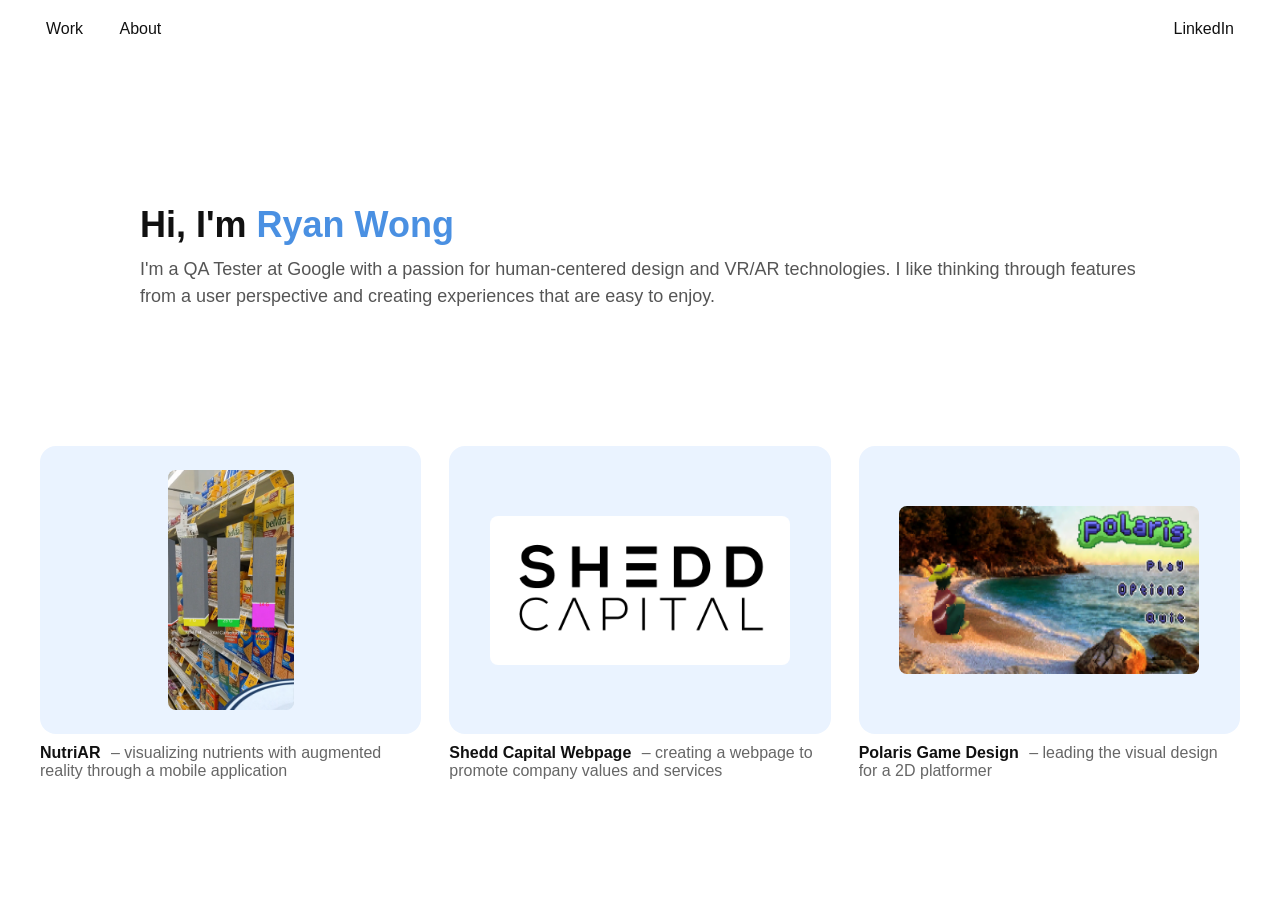
<file: index.html>
<!DOCTYPE html>
<html>
<head>
  <title>Ryan Wong's Design Portfolio</title>
  <link rel="stylesheet" href="style.css">
</head>
<body>

<header>
  <div class="header-left">
    <nav>
      <a href="index.html">Work</a>
      <a href="about.html">About</a>
    </nav>
  </div>

  <div class="header-right">
    <a href="https://www.linkedin.com/in/rhotingwong/" target="_blank">LinkedIn</a>
  </div>
</header>

<div class="container">
  <div class="header-spacer"></div>

  <h1>Hi, I'm <span class="accent">Ryan Wong</span></h1>
  <p class="tagline">
    I'm a QA Tester at Google with a passion for human-centered design and VR/AR technologies. I like thinking through features from a user perspective and creating experiences that are easy to enjoy.
  </p>
</div>

<div class="projects-wrapper">
  <div class="projects">

    <a href="nutriAR.html" class="project-card">
      <div class="project-thumb">
        <img src="images/nar_thumbnail.PNG" alt="NutriAR Screenshot">
      </div>
      <div class="project-title">
        <strong>NutriAR</strong>
        <span class="project-subtitle">– visualizing nutrients with augmented reality through a mobile application</span>
      </div>
    </a>

    <a href="sc.html" class="project-card">
      <div class="project-thumb">
        <img src="images/sc_thumbnail.PNG" alt="Shedd Capital Logo">
      </div>
      <div class="project-title">
        <strong>Shedd Capital Webpage</strong>
        <span class="project-subtitle">– creating a webpage to promote company values and services</span>
      </div>
    </a>

    <a href="polaris.html" class="project-card">
      <div class="project-thumb">
        <img src="images/p_thumbnail.png" alt="Polaris Game Design Screenshot">
      </div>
      <div class="project-title">
        <strong>Polaris Game Design</strong>
        <span class="project-subtitle">– leading the visual design for a 2D platformer</span>
      </div>
    </a>

  </div>
</div>

</body>
</html>
</file>
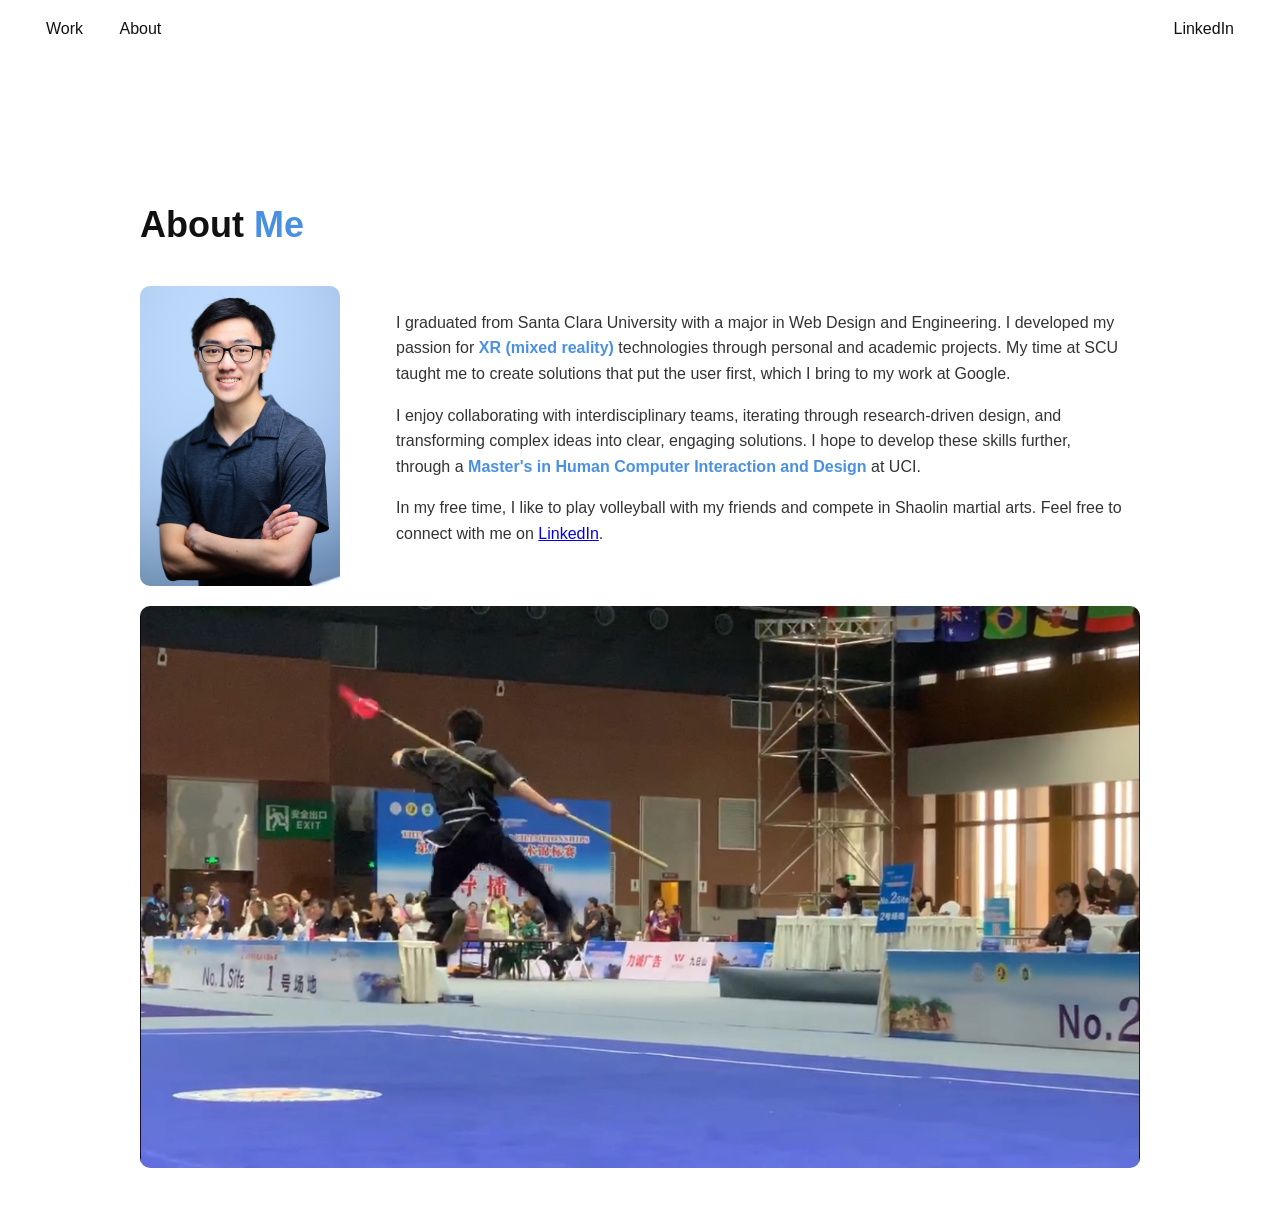
<file: about.html>
<!DOCTYPE html>
<html>
<head>
  <title>About Me</title>
  <link rel="stylesheet" href="style.css">
</head>
<body>

<header>
  <div class="header-left">
    <nav>
      <a href="index.html">Work</a>
      <a href="about.html">About</a>
    </nav>
  </div>

  <div class="header-right">
    <a href="https://www.linkedin.com/in/rhotingwong/" target="_blank">LinkedIn</a>
  </div>
</header>

<div class="container">
  <div class="header-spacer"></div>

  <h1>About <span class="accent">Me</span></h1>

  <div class="about">
    <img src="images/portrait.jpg" alt="Ryan Portrait">

    <div class="about-text">
      <p>
        I graduated from Santa Clara University with a major in Web Design and Engineering. I developed my passion for <span class="highlight">XR (mixed reality)</span> technologies through personal and academic projects. My time at SCU taught me to create solutions that put the user first, which I bring to my work at Google.
      </p>

      <p>
        I enjoy collaborating with interdisciplinary teams, iterating through research-driven design, and transforming complex ideas into clear, engaging solutions. I hope to develop these skills further, through a <span class="highlight">Master's in Human Computer Interaction and Design</span> at UCI.
      </p>

      <p>
        In my free time, I like to play volleyball with my friends and compete in Shaolin martial arts. Feel free to connect with me on <a href="https://www.linkedin.com/in/yourprofile" target="_blank">LinkedIn</a>.
      </p>
    </div>
  </div>

  <div class="about-landscape">
    <img src="images/shaolin.png" alt="Landscape Photo" style="width:100%; border-radius:10px; margin-top:20px;">
  </div>

</div>

</body>
</html>
</file>
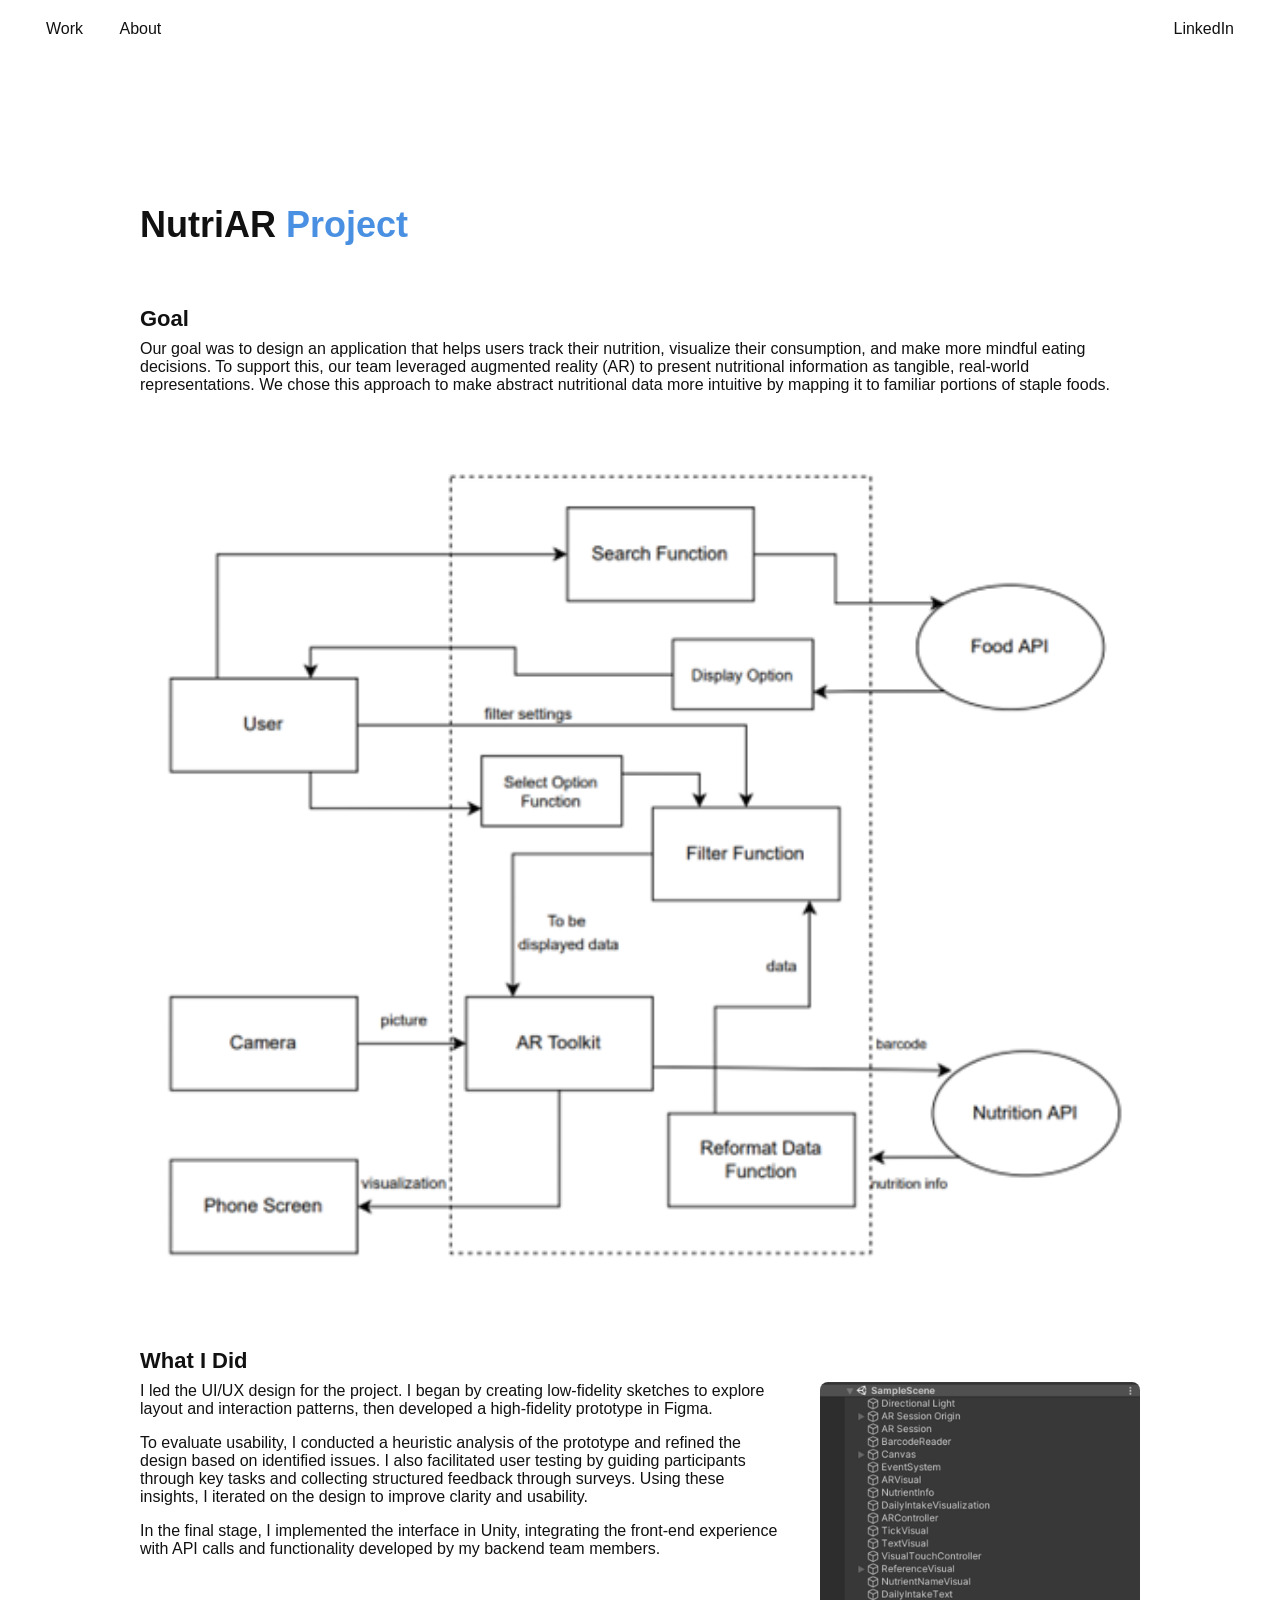
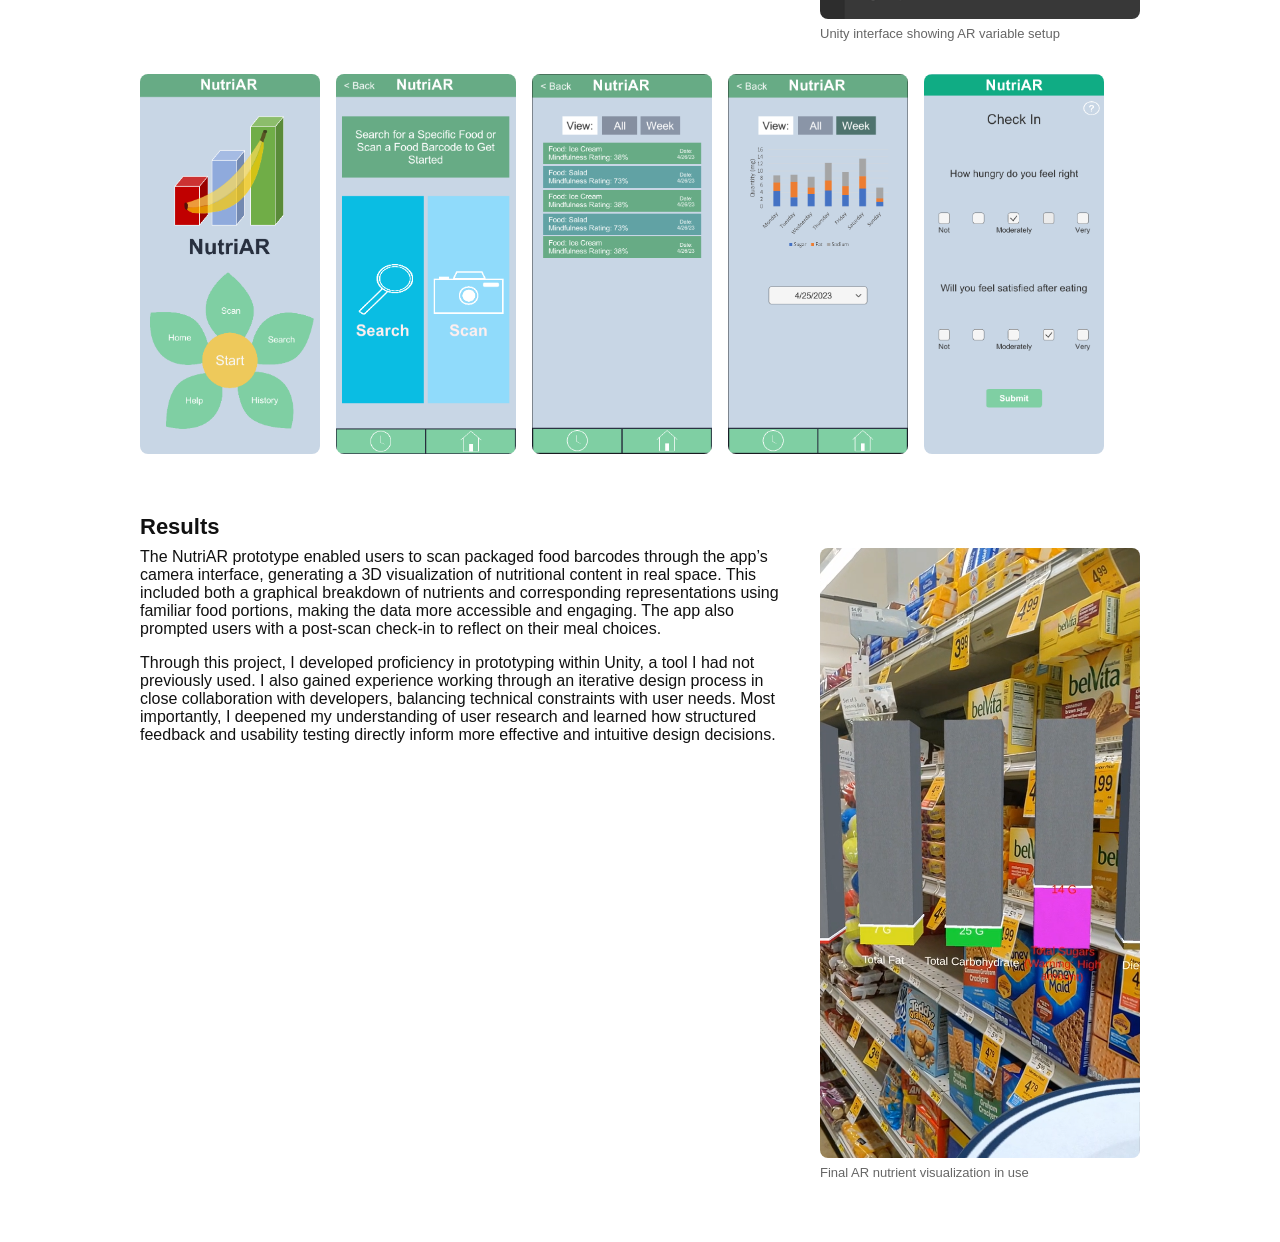
<file: nutriAR.html>
<!DOCTYPE html>
<html>
<head>
  <title>NutriAR</title>
  <link rel="stylesheet" href="style.css">
</head>
<body>

<header>
  <div class="header-left">
    <nav>
      <a href="index.html">Work</a>
      <a href="about.html">About</a>
    </nav>
  </div>
  <div class="header-right">
    <a href="https://www.linkedin.com/in/rhotingwong/" target="_blank">LinkedIn</a>
  </div>
</header>

<div class="container">
  <div class="header-spacer"></div>

  <h1>NutriAR <span class="accent">Project</span></h1>

  <!-- Context / Goal -->
  <section class="project-section">
    <h2>Goal</h2>
    <p>
      Our goal was to design an application that helps users track their nutrition, visualize their consumption, and make more mindful eating decisions. To support this, our team leveraged augmented reality (AR) to present nutritional information as tangible, real-world representations. We chose this approach to make abstract nutritional data more intuitive by mapping it to familiar portions of staple foods. 
    </p>
    <!-- USE CASE DIAGRAM (FULL WIDTH, NO CROPPING) -->
    <div class="project-full">
      <img src="images/nar/diagram.png" alt="Use Case Diagram">
    </div>
  </section>

  <!-- What I Did -->
  <section class="project-section">
    <h2>What I Did</h2>

    <!-- TEXT + UNITY SIDE BY SIDE -->
    <div class="project-row">
      <div class="project-text">
        <p>
          I led the UI/UX design for the project. I began by creating low-fidelity sketches to explore layout and interaction patterns, then developed a high-fidelity prototype in Figma.
        </p>
        <p>
          To evaluate usability, I conducted a heuristic analysis of the prototype and refined the design based on identified issues. I also facilitated user testing by guiding participants through key tasks and collecting structured feedback through surveys. Using these insights, I iterated on the design to improve clarity and usability.
        </p>
        <p>
          In the final stage, I implemented the interface in Unity, integrating the front-end experience with API calls and functionality developed by my backend team members.
        </p>
      </div>

      <div class="project-side-image">
        <img src="images/nar/unity.png" alt="Unity Interface Screenshot">
        <div class="caption">Unity interface showing AR variable setup</div>
      </div>
    </div>

    

    <!-- 5 PORTRAIT IMAGES -->
    <div class="project-phone-row">
      <img src="images/nar/home.PNG" alt="Screen 1">
      <img src="images/nar/options.PNG" alt="Screen 2">
      <img src="images/nar/history.PNG" alt="Screen 3">
      <img src="images/nar/graph.PNG" alt="Screen 4">
      <img src="images/nar/check_in.PNG" alt="Screen 5">
    </div>
  </section>

  <!-- Results -->
<section class="project-section">
  <h2>Results</h2>

  <div class="project-row">
    
    <!-- TEXT -->
    <div class="project-text">
      <p>
        The NutriAR prototype enabled users to scan packaged food barcodes through the app’s camera interface, generating a 3D visualization of nutritional content in real space. This included both a graphical breakdown of nutrients and corresponding representations using familiar food portions, making the data more accessible and engaging. The app also prompted users with a post-scan check-in to reflect on their meal choices.
      </p>

      <p>
        Through this project, I developed proficiency in prototyping within Unity, a tool I had not previously used. I also gained experience working through an iterative design process in close collaboration with developers, balancing technical constraints with user needs. Most importantly, I deepened my understanding of user research and learned how structured feedback and usability testing directly inform more effective and intuitive design decisions.
      </p>
    </div>

    <!-- IMAGE -->
    <div class="project-side-image">
      <img src="images/nar/demo.PNG" alt="NutriAR Demo">
      <div class="caption">Final AR nutrient visualization in use</div>
    </div>

  </div>
</section>

</div>

</body>
</html>
</file>
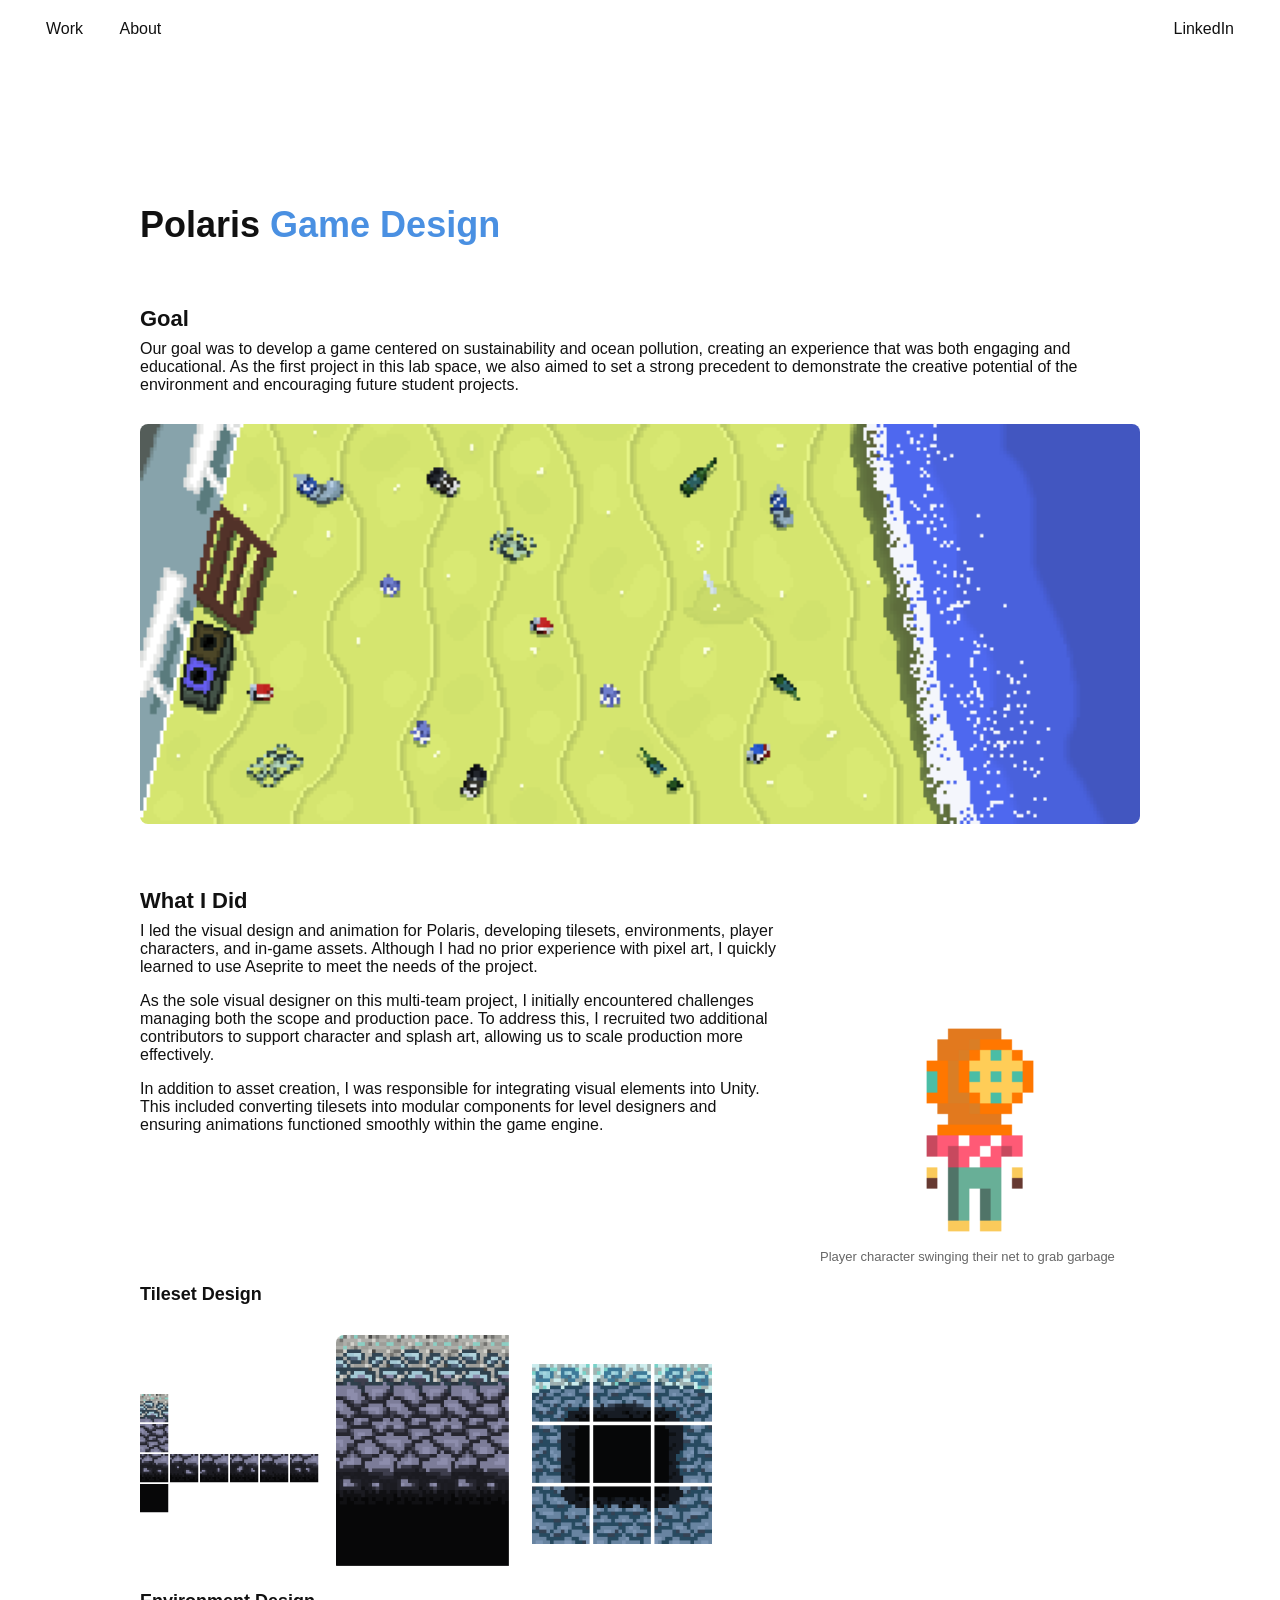
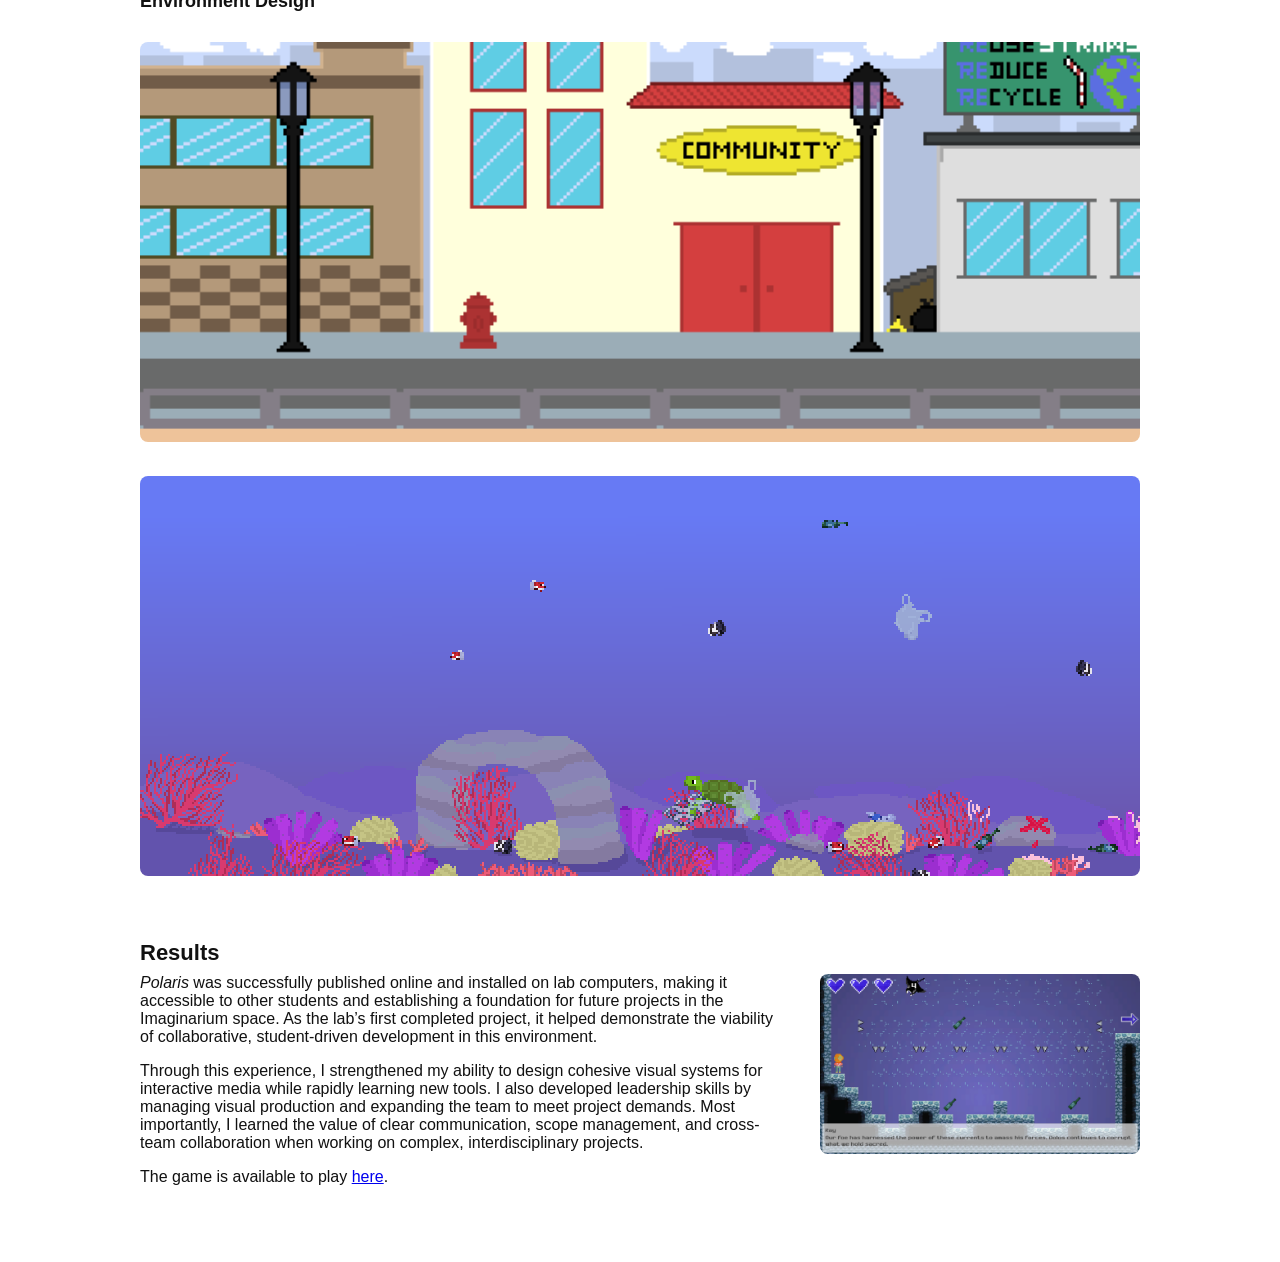
<file: polaris.html>
<!DOCTYPE html>
<html>
<head>
  <title>Polaris</title>
  <link rel="stylesheet" href="style.css">
</head>
<body>

<header>
  <div class="header-left">
    <nav>
      <a href="index.html">Work</a>
      <a href="about.html">About</a>
    </nav>
  </div>
  <div class="header-right">
    <a href="https://www.linkedin.com/in/rhotingwong/" target="_blank">LinkedIn</a>
  </div>
</header>

<div class="container">
  <div class="header-spacer"></div>

  <h1>Polaris <span class="accent">Game Design</span></h1>

  <!-- Goal -->
  <section class="project-section">
    <h2>Goal</h2>
    <p>
      Our goal was to develop a game centered on sustainability and ocean pollution, creating an experience that was both engaging and educational. As the first project in this lab space, we also aimed to set a strong precedent to demonstrate the creative potential of the environment and encouraging future student projects.
    </p>

    <div class="project-full">
      <img src="images/polaris/beach_background.png" alt="Polaris Background">
    </div>
  </section>

  <!-- What I Did -->
  <section class="project-section">
    <h2>What I Did</h2>

    <!-- TEXT + GIF -->
    <div class="project-row">
      <div class="project-text">
        <p>
          I led the visual design and animation for Polaris, developing tilesets, environments, player characters, and in-game assets. Although I had no prior experience with pixel art, I quickly learned to use Aseprite to meet the needs of the project.
        </p>
        <p>
          As the sole visual designer on this multi-team project, I initially encountered challenges managing both the scope and production pace. To address this, I recruited two additional contributors to support character and splash art, allowing us to scale production more effectively.
        </p>
        <p>
          In addition to asset creation, I was responsible for integrating visual elements into Unity. This included converting tilesets into modular components for level designers and ensuring animations functioned smoothly within the game engine.
        </p>
      </div>

      <div class="project-side-image">
        <img src="images/polaris/riley_ocean_attack.gif" alt="Player Movement">
        <div class="caption">Player character swinging their net to grab garbage</div>
      </div>
    </div>

    <!-- TILESETS -->
    <h3>Tileset Design</h3>
    <div class="project-phone-row">
      <img src="images/polaris/ocean_cave_base_tiles.png" alt="Tileset 1">
      <img src="images/polaris/ocean_cave_texture_repeating.png" alt="Tileset 2">
      <img src="images/polaris/ocean_cave_platform.png" alt="Tileset 3">
    </div>

    <!-- BACKGROUNDS -->
    <h3>Environment Design</h3>
    <div class="project-full">
      <img src="images/polaris/city_background.png" alt="Environment 1">
    </div>

    <div class="project-full">
      <img src="images/polaris/coral_pre_env_background.png" alt="Environment 2">
    </div>

  </section>

  <!-- Results -->
  <section class="project-section">
    <h2>Results</h2>

    <div class="project-row">
      <div class="project-text">
        <p>
           <i>Polaris</i> was successfully published online and installed on lab computers, making it accessible to other students and establishing a foundation for future projects in the Imaginarium space. As the lab’s first completed project, it helped demonstrate the viability of collaborative, student-driven development in this environment.
        </p>
        <p>
          Through this experience, I strengthened my ability to design cohesive visual systems for interactive media while rapidly learning new tools. I also developed leadership skills by managing visual production and expanding the team to meet project demands. Most importantly, I learned the value of clear communication, scope management, and cross-team collaboration when working on complex, interdisciplinary projects.
        </p>
        <p>The game is available to play <a href="https://greenhouse-gamedev.itch.io/polaris" target="_blank">here</a>.
        </p>
      </div>

      <div class="project-side-image">
        <img src="images/polaris/ig.png" alt="Instagram Showcase">
      </div>
    </div>

  </section>

</div>

</body>
</html>
</file>
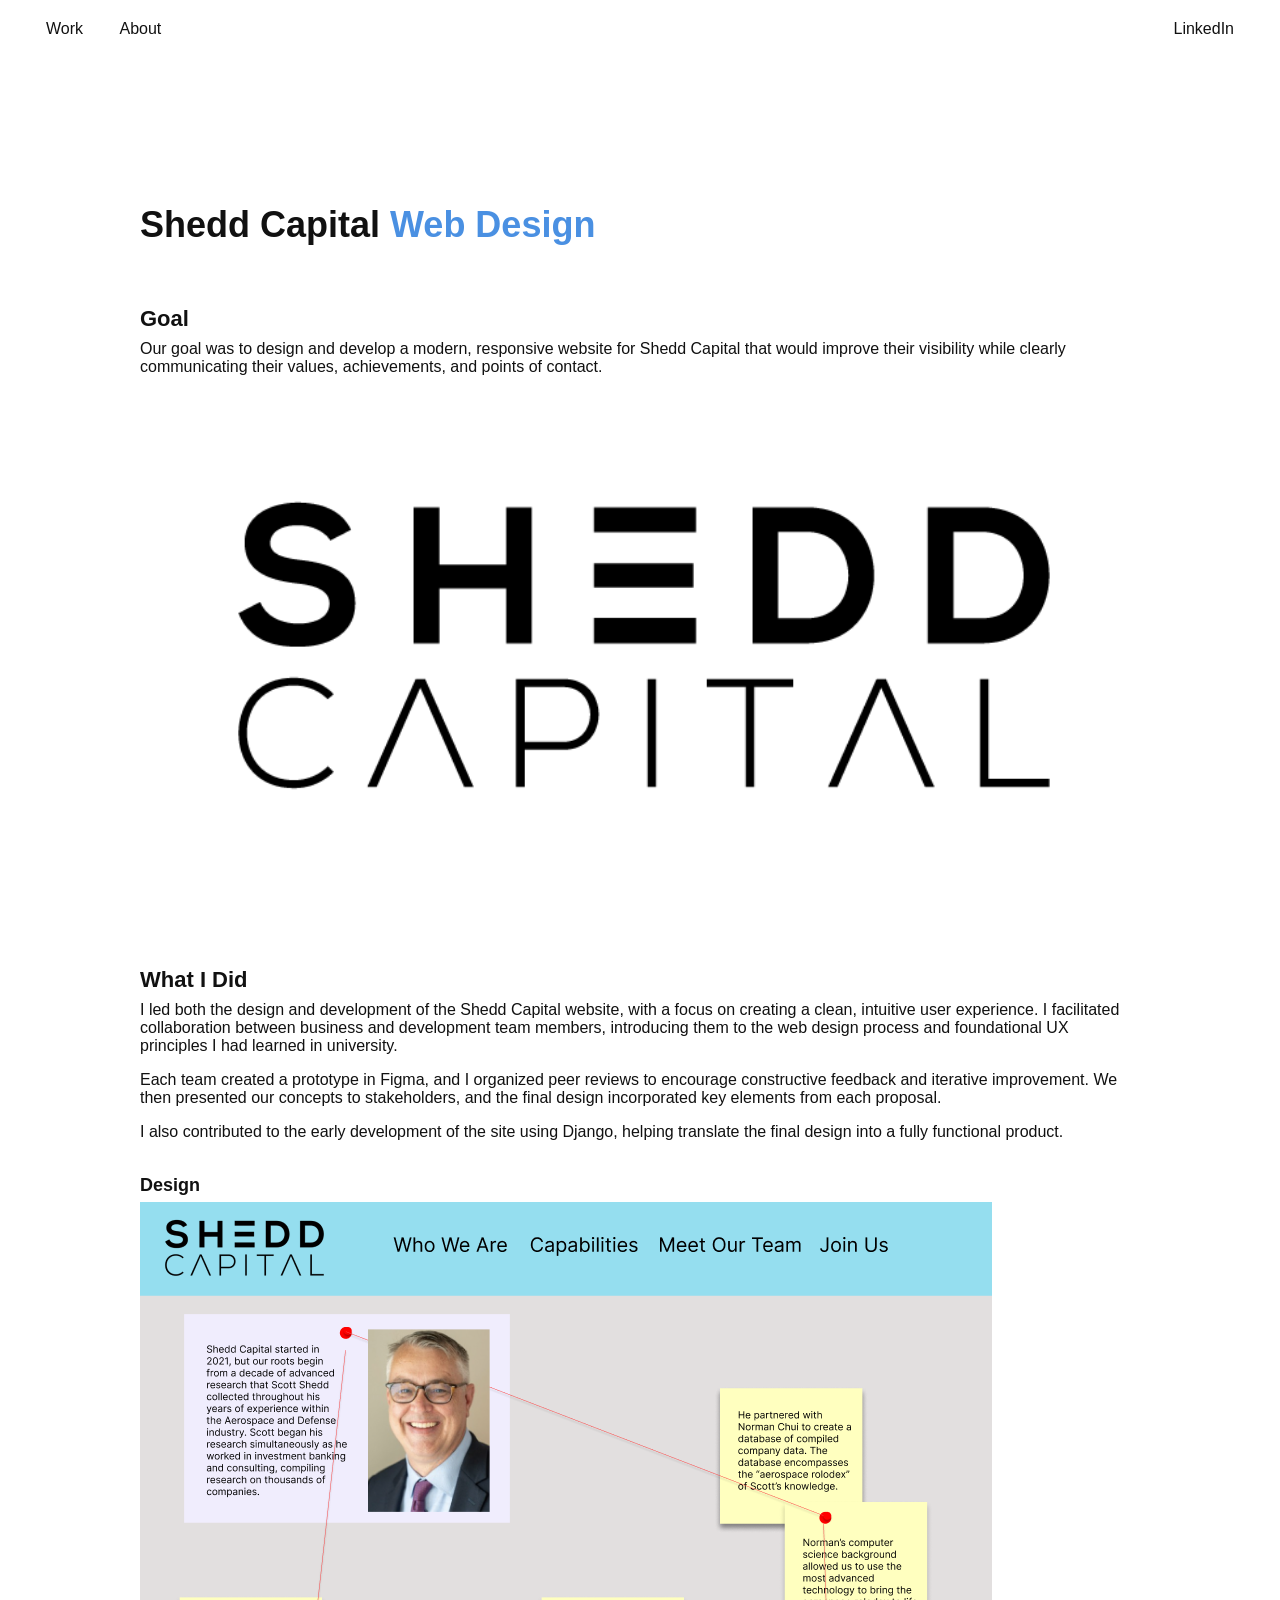
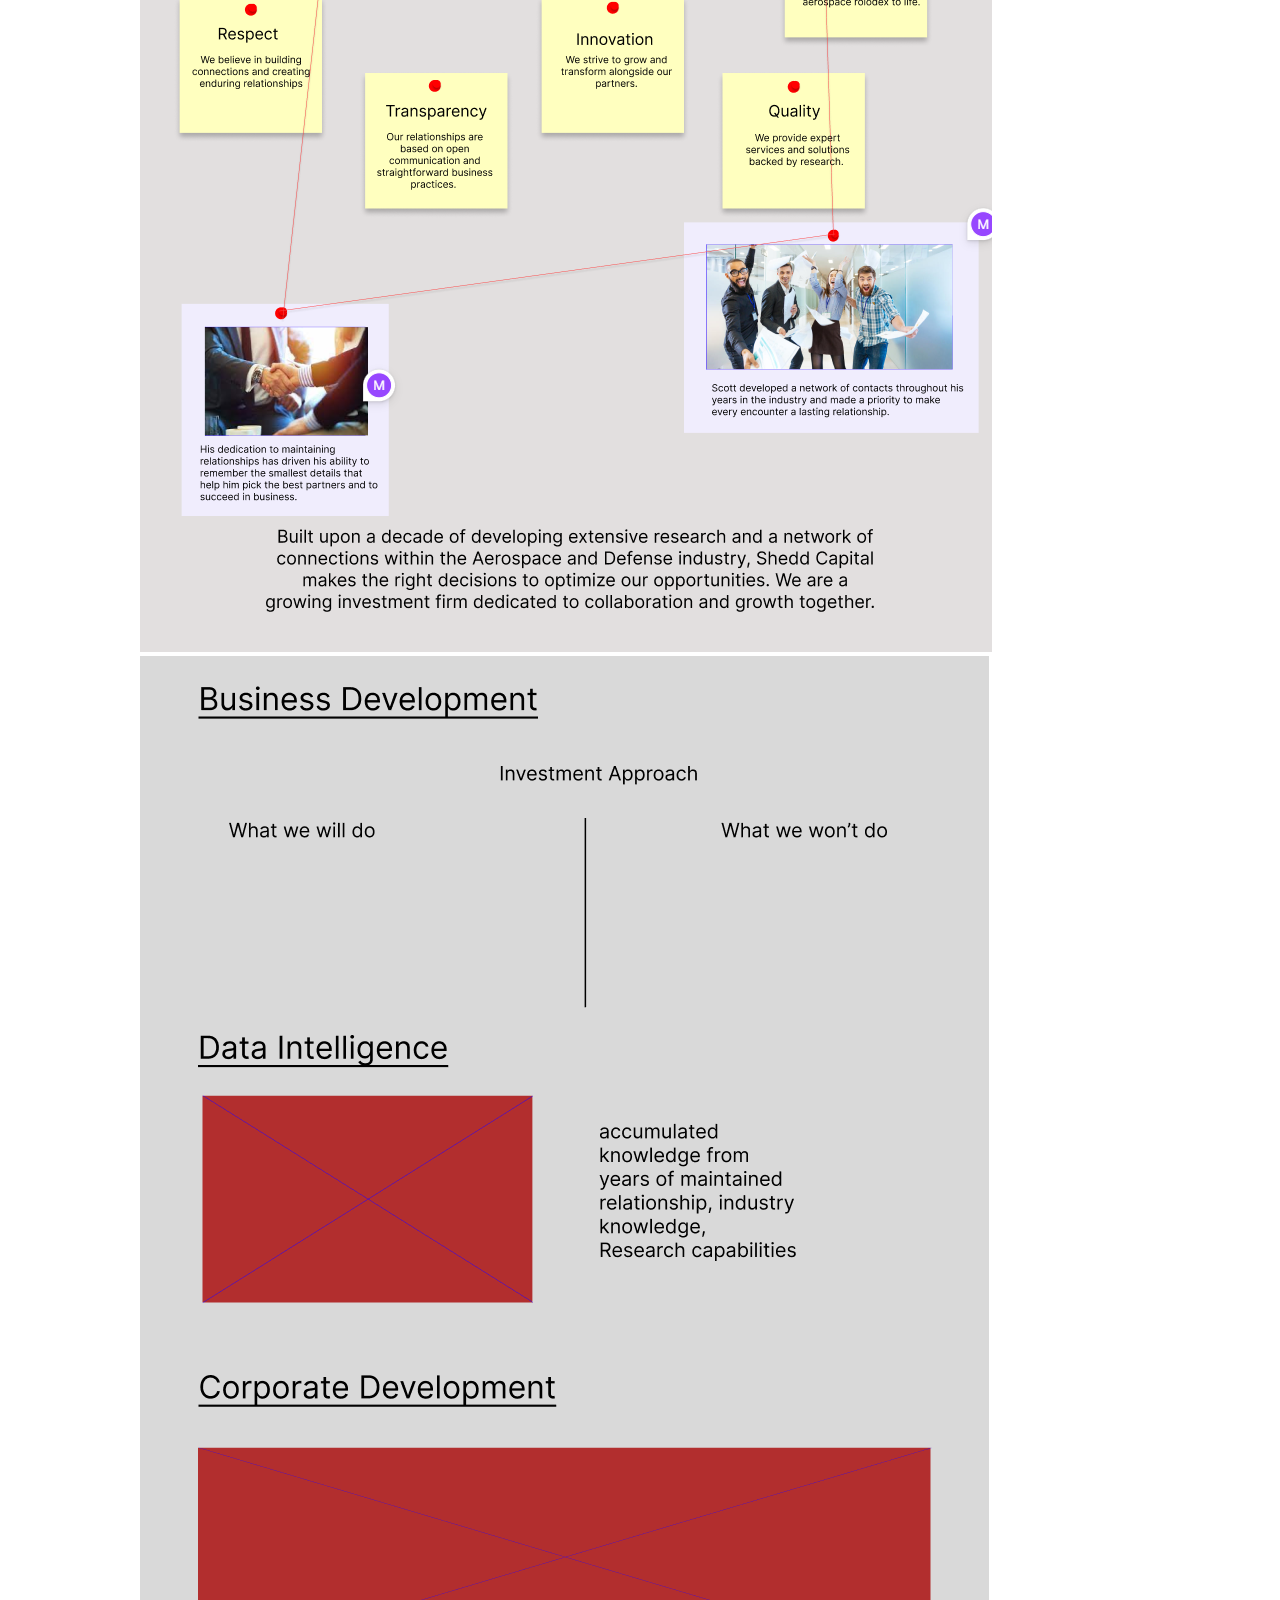
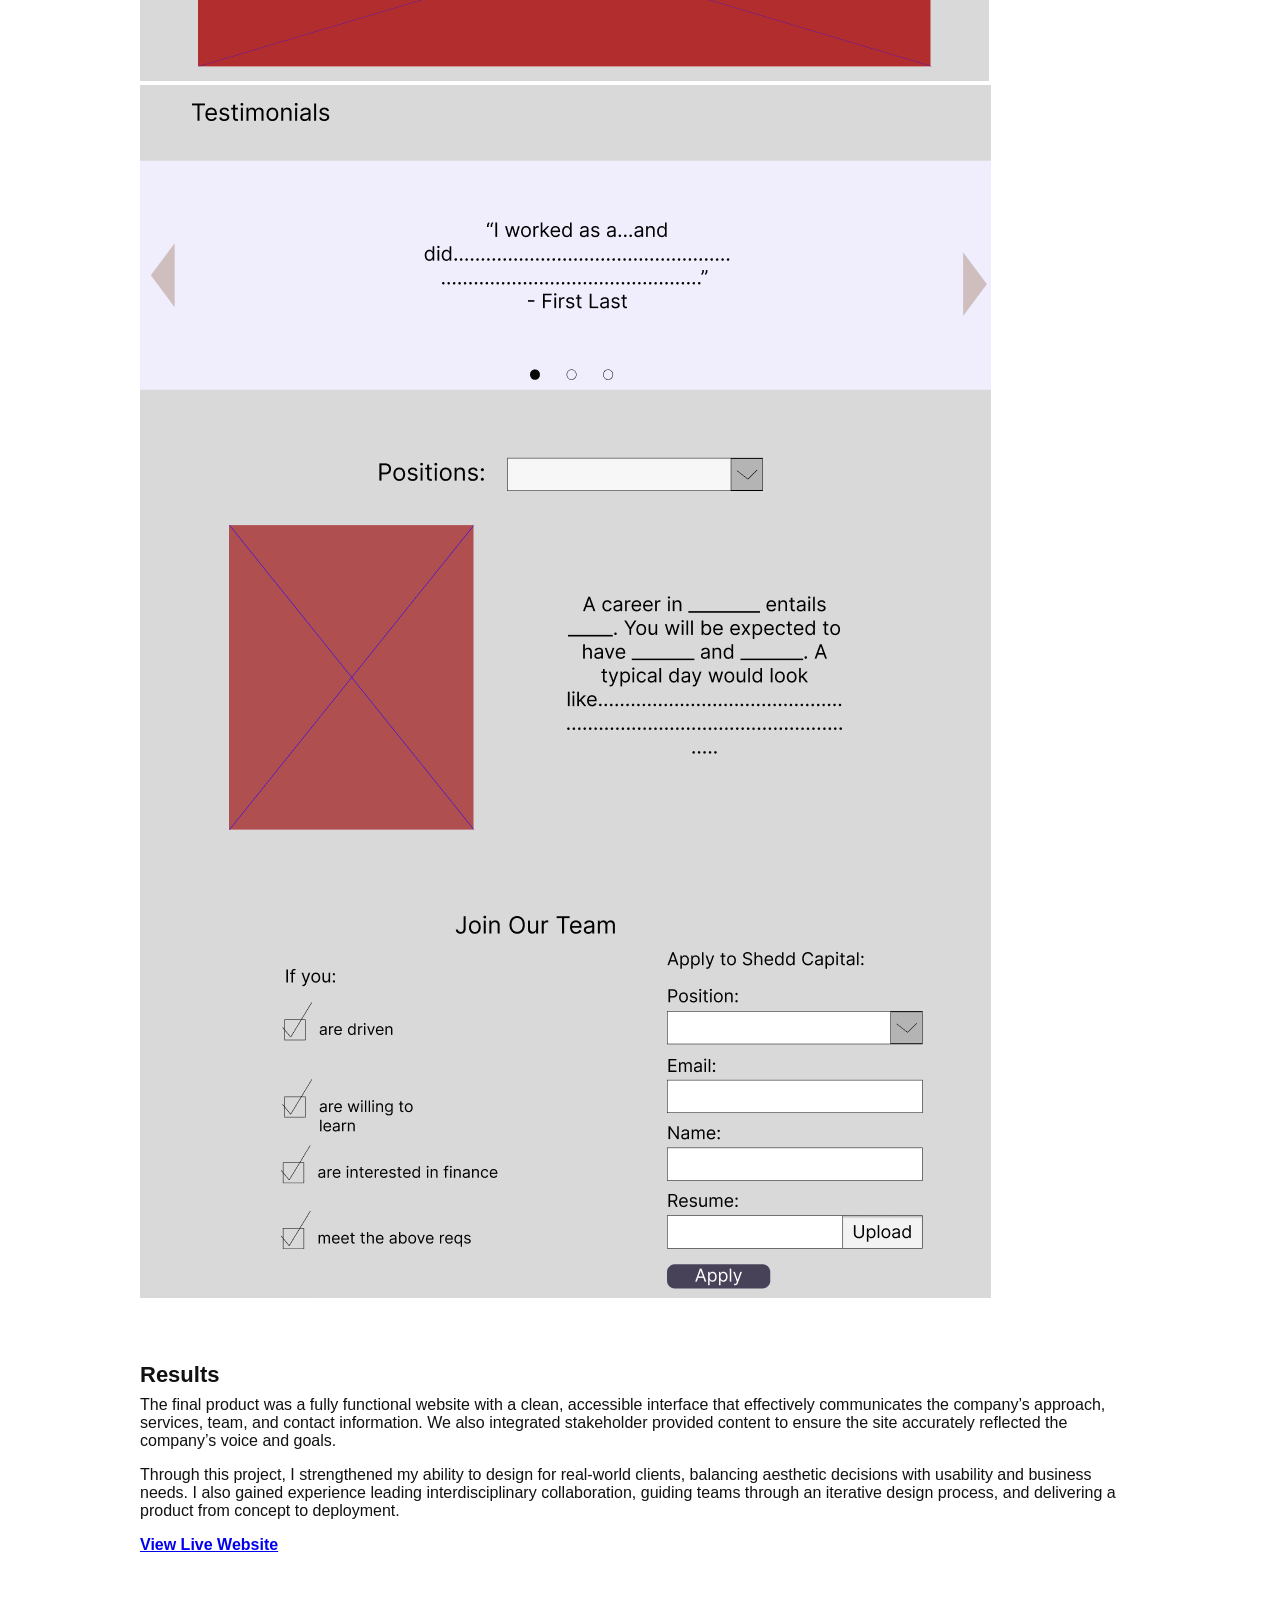
<file: sc.html>
<!DOCTYPE html>
<html>
<head>
  <title>Shedd Capital</title>
  <link rel="stylesheet" href="style.css">
</head>
<body>

<header>
  <div class="header-left">
    <nav>
      <a href="index.html">Work</a>
      <a href="about.html">About</a>
    </nav>
  </div>
  <div class="header-right">
    <a href="https://www.linkedin.com/in/rhotingwong/" target="_blank">LinkedIn</a>
  </div>
</header>

<div class="container">
  <div class="header-spacer"></div>

  <h1>Shedd Capital <span class="accent">Web Design</span></h1>

  <!-- Goal -->
  <section class="project-section">
    <h2>Goal</h2>
    <p>
      Our goal was to design and develop a modern, responsive website for Shedd Capital that would improve their visibility while clearly communicating their values, achievements, and points of contact.
    </p>

    <div class="project-full">
      <img src="images/sc_thumbnail.PNG" alt="Shedd Capital Homepage">
    </div>
  </section>

  <!-- What I Did -->
  <section class="project-section">
    <h2>What I Did</h2>

    <!-- TEXT + MOBILE -->
    <div class="project-row">
      <div class="project-text">
        <p>
          I led both the design and development of the Shedd Capital website, with a focus on creating a clean, intuitive user experience. I facilitated collaboration between business and development team members, introducing them to the web design process and foundational UX principles I had learned in university.
        </p>
        <p>
          Each team created a prototype in Figma, and I organized peer reviews to encourage constructive feedback and iterative improvement. We then presented our concepts to stakeholders, and the final design incorporated key elements from each proposal.
        </p>
        <p>
          I also contributed to the early development of the site using Django, helping translate the final design into a fully functional product.
        </p>
      </div>

     
    </div>

    <!-- SCREENSHOT GRID -->
    <h3>Design</h3>
    <div class="project-gallery">
      <img src="images/sc/tack.PNG" alt="Screenshot 1">
      <img src="images/sc/dev.PNG" alt="Screenshot 2">
      <img src="images/sc/team.PNG" alt="Screenshot 3">
    </div>

  </section>

  <!-- Results -->
  <section class="project-section">
    <h2>Results</h2>

    <div class="project-row">
      <div class="project-text">
        <p>
          The final product was a fully functional website with a clean, accessible interface that effectively communicates the company’s approach, services, team, and contact information. We also integrated stakeholder provided content to ensure the site accurately reflected the company’s voice and goals.
        </p>
        <p>
          Through this project, I strengthened my ability to design for real-world clients, balancing aesthetic decisions with usability and business needs. I also gained experience leading interdisciplinary collaboration, guiding teams through an iterative design process, and delivering a product from concept to deployment.
        </p>

        <p>
          <strong><a href="https://www.sheddcapital.com/" target="_blank">View Live Website</a></strong>
        </p>
      </div>

     
      </div>
    </div>

  </section>

</div>

</body>
</html>
</file>
<file: style.css>
/* ------------------ Base ------------------ */
body {
  margin: 0;
  font-family: -apple-system, BlinkMacSystemFont, sans-serif;
  background: white;
  color: #111;
}

/* Layout */
.container {
  max-width: 1000px;
  margin: 0 auto;
  padding: 100px 20px 60px;
}

/* Header */
header {
  position: fixed;
  top: 0;
  width: 100%;
  padding: 20px 40px;
  display: flex;
  justify-content: space-between;
  align-items: center;
  box-sizing: border-box;
  background: rgba(255, 255, 255, 0.6);
  backdrop-filter: blur(10px);
}

/* Header links */
.header-left nav a,
.header-right a {
  font-size: 16px;
  padding: 2px 6px;
  border-radius: 4px;
  text-decoration: none;
  color: #111;
  font-weight: 500;
  transition: background-color 0.3s, color 0.3s;
}

.header-left nav a:hover,
.header-right a:hover {
  background-color: rgba(60, 179, 113, 0.1);
  color: #3CB371;
}

.header-left nav a {
  margin-right: 20px;
}

.header-right a {
  margin-left: 20px;
}

.header-spacer {
  height: 80px;
}

/* Typography */
h1 {
  font-size: 36px;
  margin-bottom: 10px;
  font-family: 'Inter', sans-serif;
  font-weight: 600;
}

h2 {
  font-size: 22px;
  margin-bottom: 8px;
}

h3 {
  font-size: 18px;
  margin-bottom: 6px;
}

p {
  margin-top: 0;
  margin-bottom: 16px;
}

.tagline {
  color: #555;
  font-size: 18px;
  line-height: 1.5;
}

.accent {
  color: #4A90E2;
}

/* ------------------ Projects (Home Page) ------------------ */
.projects-wrapper {
  max-width: 1400px;
  margin: 0 auto;
  padding: 0 40px;
}

.projects {
  display: grid;
  grid-template-columns: repeat(auto-fit, minmax(280px, 1fr));
  gap: 28px;
  margin-top: 60px;
}

.project-card {
  text-decoration: none;
  color: inherit;
}

/* Thumbnail container */
.project-thumb {
  background: #EAF3FF;
  border-radius: 16px;
  padding: 24px;
  height: 240px;
  display: flex;
  align-items: center;
  justify-content: center;
  transition: transform 0.3s, box-shadow 0.3s;
}

.project-thumb img {
  max-width: 90%;
  max-height: 100%;
  border-radius: 8px;
  object-fit: contain;
}

.project-thumb:hover {
  transform: scale(1.05);
  box-shadow: 0 12px 24px rgba(0, 0, 0, 0.15);
}

.project-title {
  margin-top: 10px;
  font-weight: 600;
}

.project-subtitle {
  font-weight: 400;
  color: #666;
  margin-left: 6px;
}

/* ------------------ Project Page Layout ------------------ */

.project-section {
  margin-top: 60px;
}

/* KEY FIX: force true top alignment */
.project-row {
  display: flex;
  gap: 40px;
  align-items: flex-start;
}

/* Ensure both columns start clean */
.project-text,
.project-side-image {
  margin: 0;
  padding: 0;
}

/* Text column */
.project-text {
  flex: 2;
}

/* Image column */
.project-side-image {
  flex: 1;
}

/* CRITICAL: removes inline/baseline shift */
.project-side-image img {
  display: block;
  width: 100%;
  height: auto;
  margin: 0;
  border-radius: 8px;
  object-fit: contain;
}

/* Caption */
.caption {
  font-size: 13px;
  color: #666;
  margin-top: 6px;
  line-height: 1.4;
}

/* Full-width images */
.project-full {
  margin-top: 30px;
}

.project-full img {
  width: 100%;
  height: auto;
  border-radius: 8px;
  object-fit: contain;
}

/* Phone screenshots */
.project-phone-row {
  display: flex;
  gap: 16px;
  margin-top: 30px;
}

.project-phone-row img {
  width: 100%;
  max-width: 180px;
  height: auto;
  border-radius: 8px;
  object-fit: contain;
}

/* Results images */
.project-results-images {
  display: flex;
  gap: 20px;
  margin-top: 20px;
}

.project-results-images img {
  width: 100%;
  max-width: 400px;
  border-radius: 8px;
  object-fit: contain;
}

/* ------------------ About Page ------------------ */
.about {
  display: flex;
  gap: 40px;
  align-items: center;
  margin-top: 40px;
}

.about img {
  width: 200px;
  border-radius: 10px;
}

.about-text {
  flex: 1;
  font-size: 16px;
  color: #333;
  line-height: 1.6;
  padding: 16px;
  border-radius: 12px;
  background: rgba(255, 255, 255, 0.4);
  backdrop-filter: blur(6px);
}

.about-text .highlight {
  color: #4A90E2;
  font-weight: 600;
}

.about-landscape img {
  border-radius: 10px;
  margin-top: 20px;
  width: 100%;
}

/* ------------------ Responsive ------------------ */
@media (max-width: 768px) {
  .container {
    padding: 100px 16px 40px;
  }

  h1 {
    font-size: 32px;
  }

  .tagline {
    font-size: 16px;
  }

  header {
    padding: 15px 20px;
  }

  .header-left nav a,
  .header-right a {
    margin: 0 10px;
    font-size: 14px;
  }

  .project-thumb {
    height: 180px;
    padding: 16px;
  }

  /* Stack layout */
  .project-row {
    flex-direction: column;
  }

  .project-phone-row {
    flex-wrap: wrap;
    justify-content: center;
  }

  .project-phone-row img {
    max-width: 45%;
  }

  .project-results-images {
    flex-direction: column;
  }

  .project-results-images img {
    max-width: 100%;
  }

  .about {
    flex-direction: column;
    align-items: flex-start;
  }

  .about img {
    width: 150px;
    margin-bottom: 20px;
  }
}

@media (max-width: 480px) {
  h1 {
    font-size: 28px;
  }

  .tagline {
    font-size: 15px;
  }

  .header-left nav a,
  .header-right a {
    font-size: 13px;
  }

  .project-thumb {
    height: 160px;
  }
}
</file>
